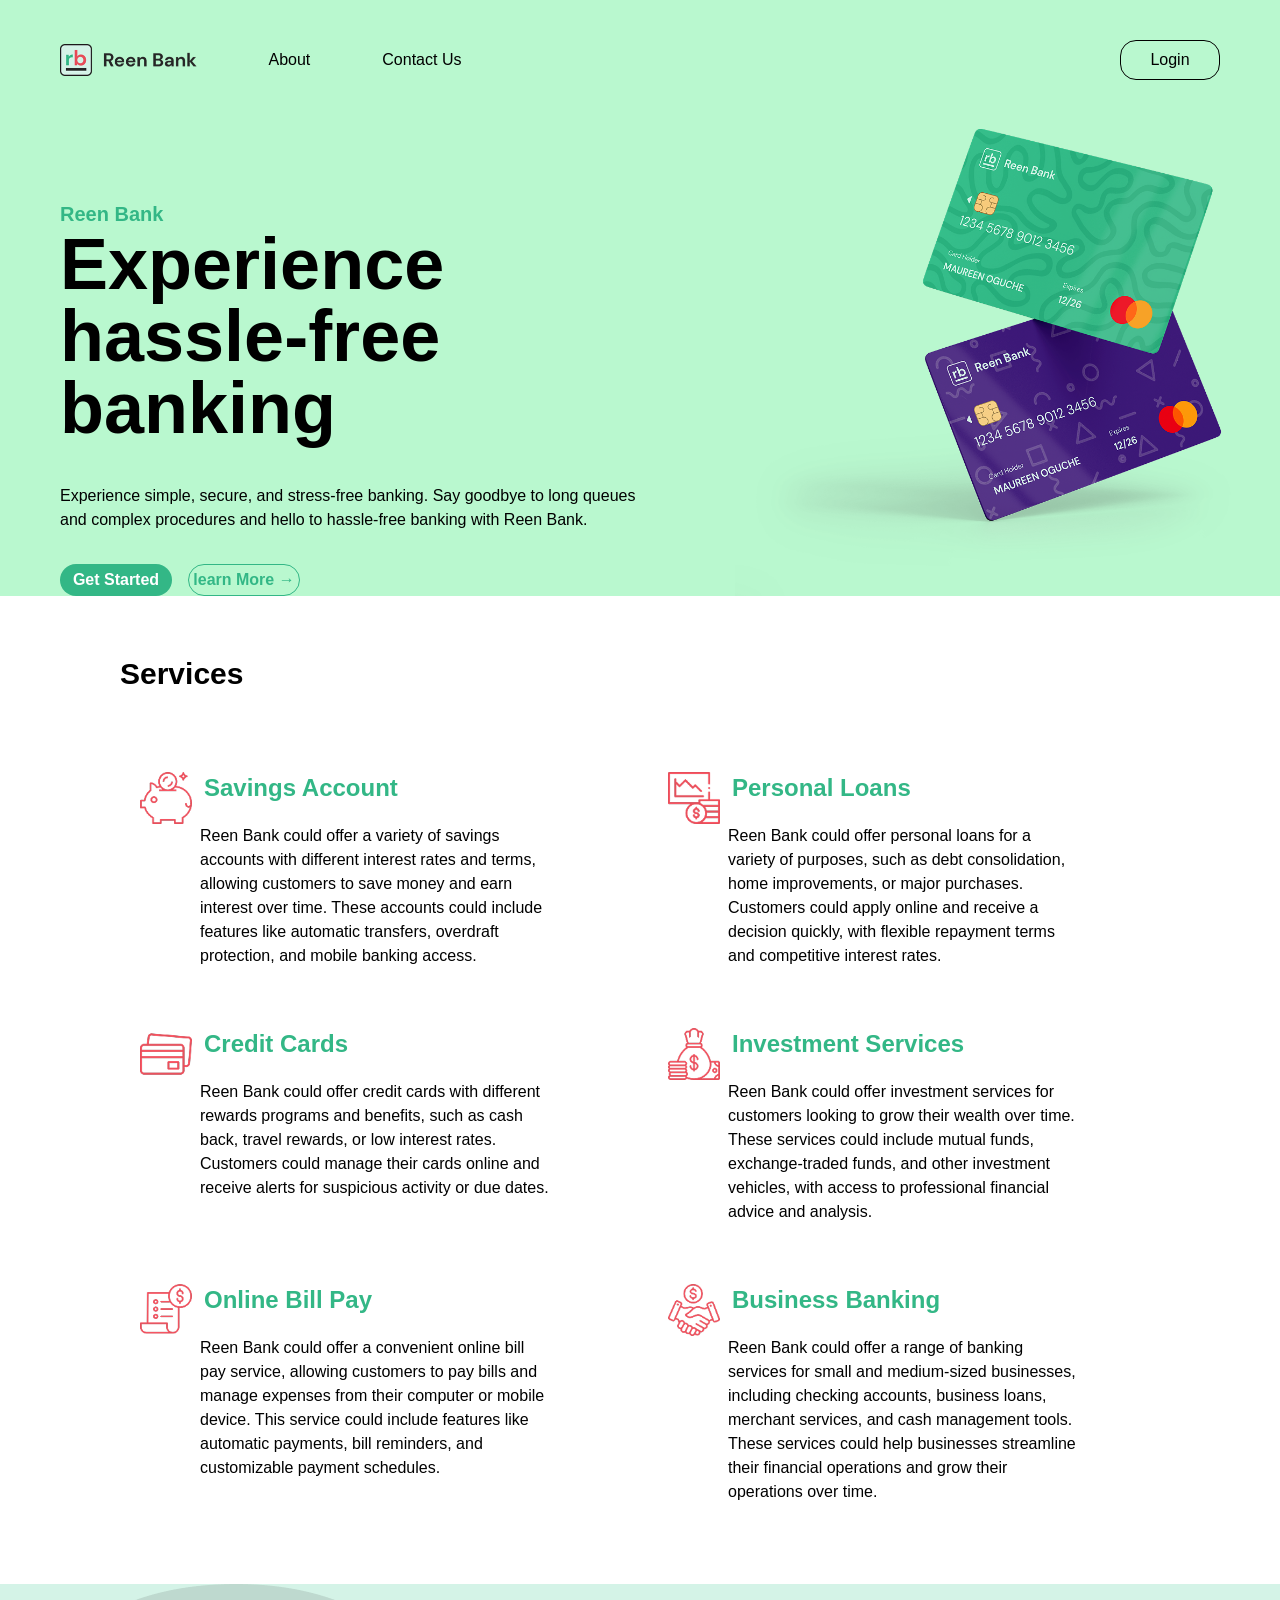
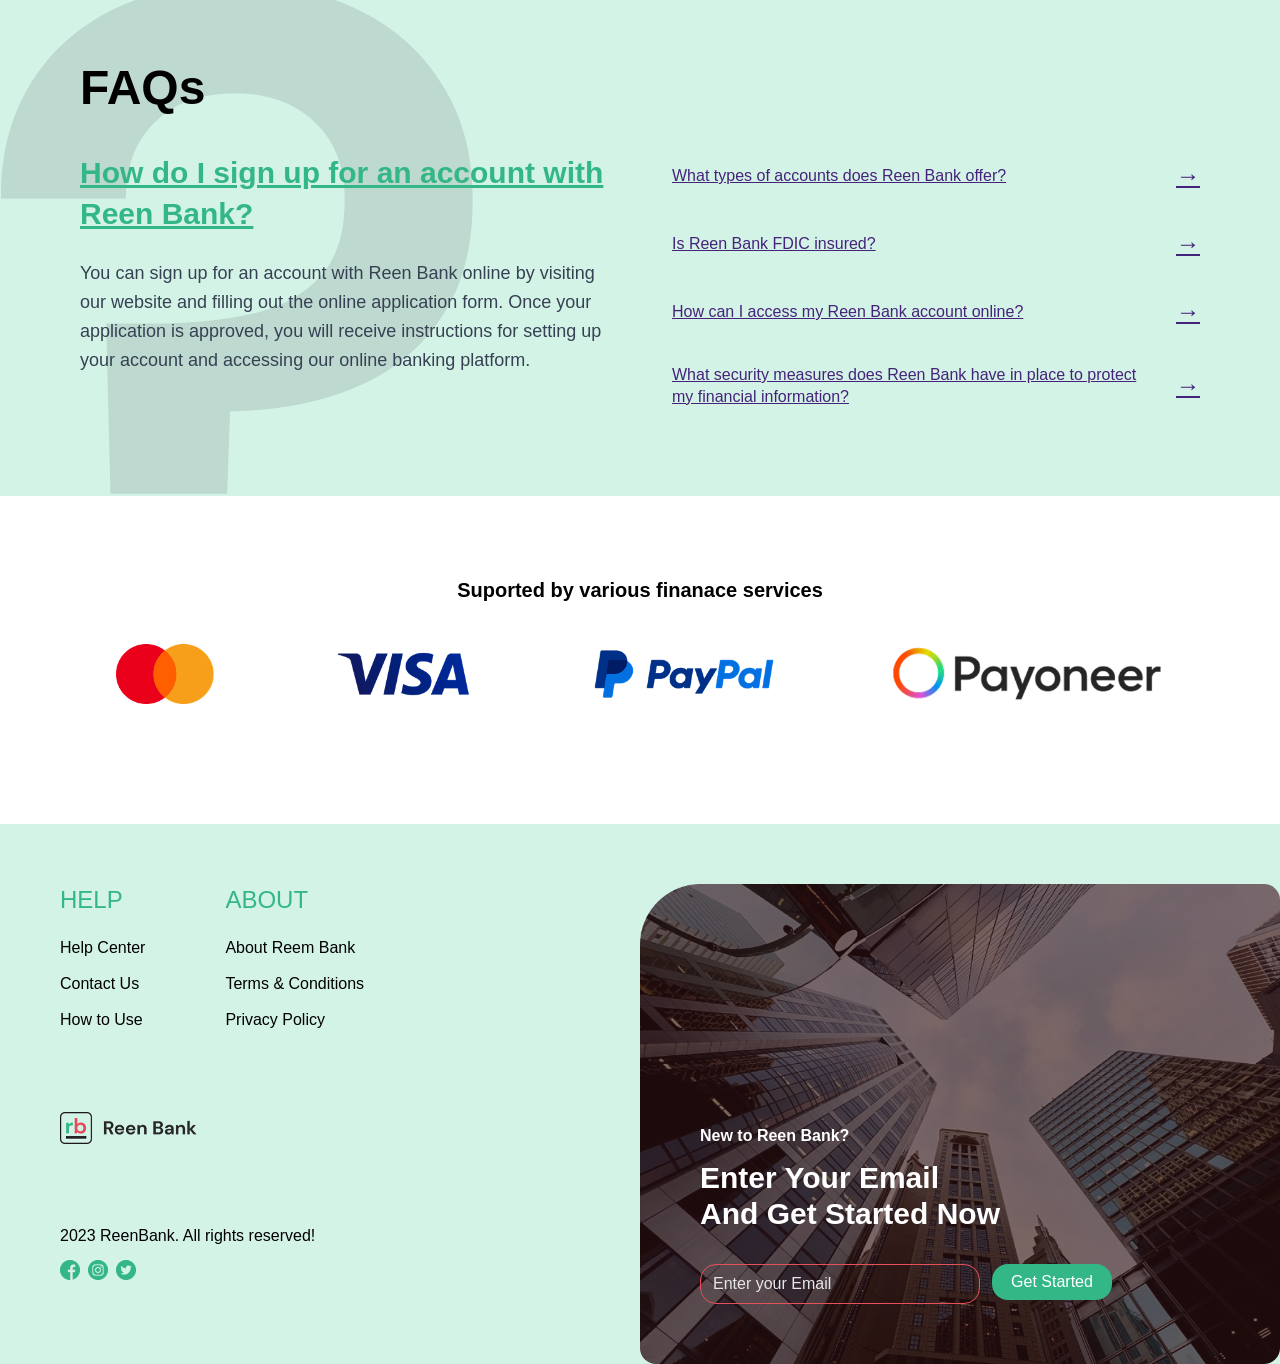
<file: src/index.html>
<!doctype html>
<html>
  <head>
    <meta charset="UTF-8" />
    <meta name="viewport" content="width=device-width, initial-scale=1.0" />
    <link href="./output.css" rel="stylesheet" />
    <title>Reen Bank</title>
    <link rel="icon" href="./asset/logo (4).png" />
  </head>
  <body>
    <!-- Hero Section -->
    <section class="bg-green-200 top-0 bottom-0">
      <!-- NAV BAR -->
      <nav
        class="pt-10 md:px-15 px-3 list-none flex md:gap-6 gap-3 md:justify-between"
      >
        <div class="flex md:gap-18 gap-5 sm:gap-3 items-center">
          <img src="./asset/logo (3).png" alt="" class="md:h-8 h-6 sm:" />
          <li><a href="#About">About</a></li>
          <li><a href="">Contact Us</a></li>
        </div>
        <a href="./log-in.html"
          ><button class="border rounded-2xl w-15 h-8 md:h-10 md:w-25">
            Login
          </button></a
        >
      </nav>
      <div class="flex flex-col md:flex md:flex-row gap-5 md:justify-between">
        <div class="md:px-15 px-3 mt-25 md:mt-30">
          <h1 class="text-xl font-bold text-[#33B786]">Reen Bank</h1>
          <h3 class="md:text-7xl text-4xl line-height:2 font-semibold">
            Experience hassle-free banking
          </h3>
          <p class="mt-10">
            Experience simple, secure, and stress-free banking. Say goodbye to
            long queues and complex procedures and hello to hassle-free banking
            with Reen Bank.
          </p>
          <div class="gap-4 md:mt-8 mt-0 flex">
            <a href="./reg.html"
              ><button
                class="rounded-2xl w-15 h-8 md:h-8 md:w-28 text-white font-semibold bg-[#33B786] hidden md:block"
              >
                Get Started
              </button></a
            >
            <a href="#learn-more"
              ><button
                class="rounded-2xl border border-[#33B786] text-[#33B786] font-semibold w-15 h-8 md:h-8 md:w-28 md:block hidden"
              >
                learn More →
              </button></a
            >
          </div>
        </div>
        <!-- ATM  CARD -->
        <div>
          <img
            src="./asset/Reen_Bank_Credit_Card_Mockup_v01 1.png"
            alt=""
            class="h-full"
          />
        </div>
        <div class="gap-4 mt-8 mb-10 flex md:hidden px-3">
          <a href="./reg.html"
            ><button
              class="rounded-2xl h-8 w-28 text-white font-semibold bg-[#33B786]"
            >
              Get Started
            </button></a
          >
          <a href="#learn-more"
            ><button
              class="rounded-2xl border border-[#33B786] text-[#33B786] font-semibold h-8 w-28"
            >
              learn More →
            </button></a
          >
        </div>
      </div>
    </section>
    <!-- SERVICES -->
    <section id="About" class="md:px-20">
      <h1 class="text-3xl pt-15 font-bold p-10">Services</h1>
      <div class="flex flex-col md:flex md:flex-row gap-4 pt-5 md:px-10 px-5">
        <div class="md:w-2xl w-90 p-5">
          <div class="flex gap-3">
            <img src="./asset/savings 1.png" alt="" class="h-13" />
            <span class="text-[#33B786] text-2xl font-semibold"
              >Savings Account</span
            >
          </div>
          <p class="md:px-15">
            Reen Bank could offer a variety of savings accounts with different
            interest rates and terms, allowing customers to save money and earn
            interest over time. These accounts could include features like
            automatic transfers, overdraft protection, and mobile banking
            access.
          </p>
        </div>
        <!-- SERVICES 2 -->
        <div class="md:w-2xl w-90 p-5">
          <div class="flex gap-3">
            <img src="./asset/personal 1.png" alt="" class="h-13" />
            <span class="text-[#33B786] text-2xl font-semibold"
              >Personal Loans</span
            >
          </div>
          <p class="md:px-15">
            Reen Bank could offer personal loans for a variety of purposes, such
            as debt consolidation, home improvements, or major purchases.
            Customers could apply online and receive a decision quickly, with
            flexible repayment terms and competitive interest rates.
          </p>
        </div>
      </div>
      <div class="flex flex-col md:flex md:flex-row gap-4 pt-5 md:px-10 px-5">
        <!-- SERVICES 3 -->
        <div class="md:w-2xl w-90 p-5">
          <div class="flex gap-3">
            <img src="./asset/credit-card 1.png" alt="" class="h-13" />
            <span class="text-[#33B786] text-2xl font-semibold"
              >Credit Cards</span
            >
          </div>
          <p class="md:px-15">
            Reen Bank could offer credit cards with different rewards programs
            and benefits, such as cash back, travel rewards, or low interest
            rates. Customers could manage their cards online and receive alerts
            for suspicious activity or due dates.
          </p>
        </div>
        <!-- SERVICES 4 -->
        <div class="md:w-2xl w-90 p-5">
          <div class="flex gap-3">
            <img src="./asset/money 1.png" alt="" class="h-13" />
            <span class="text-[#33B786] text-2xl font-semibold"
              >Investment Services</span
            >
          </div>
          <p class="md:px-15">
            Reen Bank could offer investment services for customers looking to
            grow their wealth over time. These services could include mutual
            funds, exchange-traded funds, and other investment vehicles, with
            access to professional financial advice and analysis.
          </p>
        </div>
      </div>
      <div class="flex flex-col md:flew md:flex-row gap-4 pt-5 md:px-10 px-5">
        <!-- SERVICES 5 -->
        <div class="md:w-2xl w-90 p-5">
          <div class="flex gap-3">
            <img src="./asset/bill 1.png" alt="" class="h-13" />
            <span class="text-[#33B786] text-2xl font-semibold"
              >Online Bill Pay</span
            >
          </div>
          <p class="md:px-15">
            Reen Bank could offer a convenient online bill pay service, allowing
            customers to pay bills and manage expenses from their computer or
            mobile device. This service could include features like automatic
            payments, bill reminders, and customizable payment schedules.
          </p>
        </div>
        <!-- SERVICES 6 -->
        <div class="md:w-2xl w-90 p-5">
          <div class="flex gap-3">
            <img src="./asset/deal 1.png" alt="" class="h-13" />
            <span class="text-[#33B786] text-2xl font-semibold"
              >Business Banking</span
            >
          </div>
          <p class="md:px-15">
            Reen Bank could offer a range of banking services for small and
            medium-sized businesses, including checking accounts, business
            loans, merchant services, and cash management tools. These services
            could help businesses streamline their financial operations and grow
            their operations over time.
          </p>
        </div>
      </div>
    </section>
    <!-- FAQs Section -->

    <section
      id="learn-more"
      bg
      class="bg-[#D4F3E7] bg-[url('./asset/_.png')] bg-no-repeat z-50 mt-15 py-15 md:py-20 px-4 md:px-20 relative overflow-hidden"
    >
      <h1 class="md:text-5xl text-3xl font-semibold mb-10">FAQs</h1>

      <div
        class="flex flex-col md:flex-row items-start justify-between gap-10 md:gap-16 z-10 relative"
      >
        <!-- LEFT SIDE: ACTIVE QUESTION & ANSWER DISPLAY -->
        <div class="w-full md:w-1/2">
          <h2
            id="faqDisplayTitle"
            class="text-2xl md:text-3xl font-semibold text-[#33B786] underline mb-6 leading-snug"
          >
            How do I sign up for an account with Reen Bank?
          </h2>
          <p
            id="faqDisplayText"
            class="text-gray-700 text-base md:text-lg leading-relaxed"
          >
            You can sign up for an account with Reen Bank online by visiting our
            website and filling out the online application form. Once your
            application is approved, you will receive instructions for setting
            up your account and accessing our online banking platform.
          </p>
        </div>

        <!-- RIGHT SIDE: LIST OF INACTIVE QUESTIONS -->
        <div id="faqList" class="w-full md:w-1/2 flex flex-col gap-5">
          <!-- Items generated dynamically via JavaScript -->
        </div>
      </div>
    </section>

    <!-- FINANCE SECTION -->
    <section class="md:mt-20 mt-15 mb-15">
      <h1 class="text-center font-black text-xl">
        Suported by various finanace services
      </h1>
      <div
        class="flex justify-evenly justify-center items-center md:mt-10 mt-8"
      >
        <img
          src="./asset/Mastercard_2019_logo 2.png"
          alt=""
          class="md:h-15 h-7"
        />
        <img src="./asset/visa.png" alt="" class="md:h-15 h-7" />
        <img src="./asset/PayPal-Logo 1.png" alt="" class="md:h-15 h-7" />
        <img src="./asset/Payoneer_logo 1.png" alt="" class="md:h-15 h-7" />
      </div>
    </section>

    <!-- FOOTER -->
    <footer
      class="md:mt-30 bg-[#D4F3E7] md:pt-15 pt-19 gap-10 flex flex-col md:flex-row md:flex justify-between"
    >
      <div>
        <div class="flex md:gap-20 md:px-15 px-8 gap-13">
          <div>
            <h3 class="text-[#33B786] text-2xl font-light md:mb-5">HELP</h3>
            <a href="" class="block mb-3">Help Center</a>
            <a href="" class="block mb-3">Contact Us</a>
            <a href="" class="block">How to Use</a>
          </div>
          <div>
            <h3 class="text-[#33B786] text-2xl font-light md:mb-5">ABOUT</h3>
            <a href="" class="block mb-3">About Reem Bank</a>
            <a href="" class="block mb-3">Terms & Conditions</a>
            <a href="" class="block">Privacy Policy</a>
          </div>
        </div>
        <div>
          <img
            src="./asset/logo (3).png"
            alt=""
            class="h-8 mt-20 md:px-15 px-10"
          />
        </div>
        <div class="md:mt-20 md:px-15 px-10 mt-5">
          <p>2023 ReenBank. All rights reserved!</p>
          <div class="flex mt-3 gap-2">
            <img src="./asset/facebook 1.png" alt="" class="h-5" />
            <img src="./asset/instagram 1.png" alt="" class="h-5" />
            <img src="./asset/twitter 1.png" alt="" class="h-5" />
          </div>
        </div>
      </div>

      <div
        class="md:w-[50%] w-[35] bg-cover pt-30 pb-10 md:pt-60 md:pb-15 h-full bg-[url('./asset/Rectangle159.png')] rounded-2xl -tl"
      >
        <h3 class="text-white font-semibold md:px-15 px-10 md:mb-3">
          New to Reen Bank?
        </h3>
        <h2
          class="text-white text-3xl md:text-3xl font-bold md:px-15 px-10 mb-8 md:mb-8"
        >
          Enter Your Email <br />
          And Get Started Now
        </h2>
        <div class="md:px-15 px-5 flex gap-3">
          <input
            type="text"
            placeholder="Enter your Email"
            class="border border-[#E74F5B] text-gray-200 rounded-2xl -b-xl rounded-2xl -t-xl w-50 h-10 md:w-70 md:h-10 px-3 bg-transparent"
          />
          <a href="./reg.html"
            ><button class="w-30 h-9 rounded-2xl text-white bg-[#33B786]">
              Get Started
            </button></a
          >
        </div>
      </div>
    </footer>
    <script src="script.js"></script>
  </body>
</html>
</file>
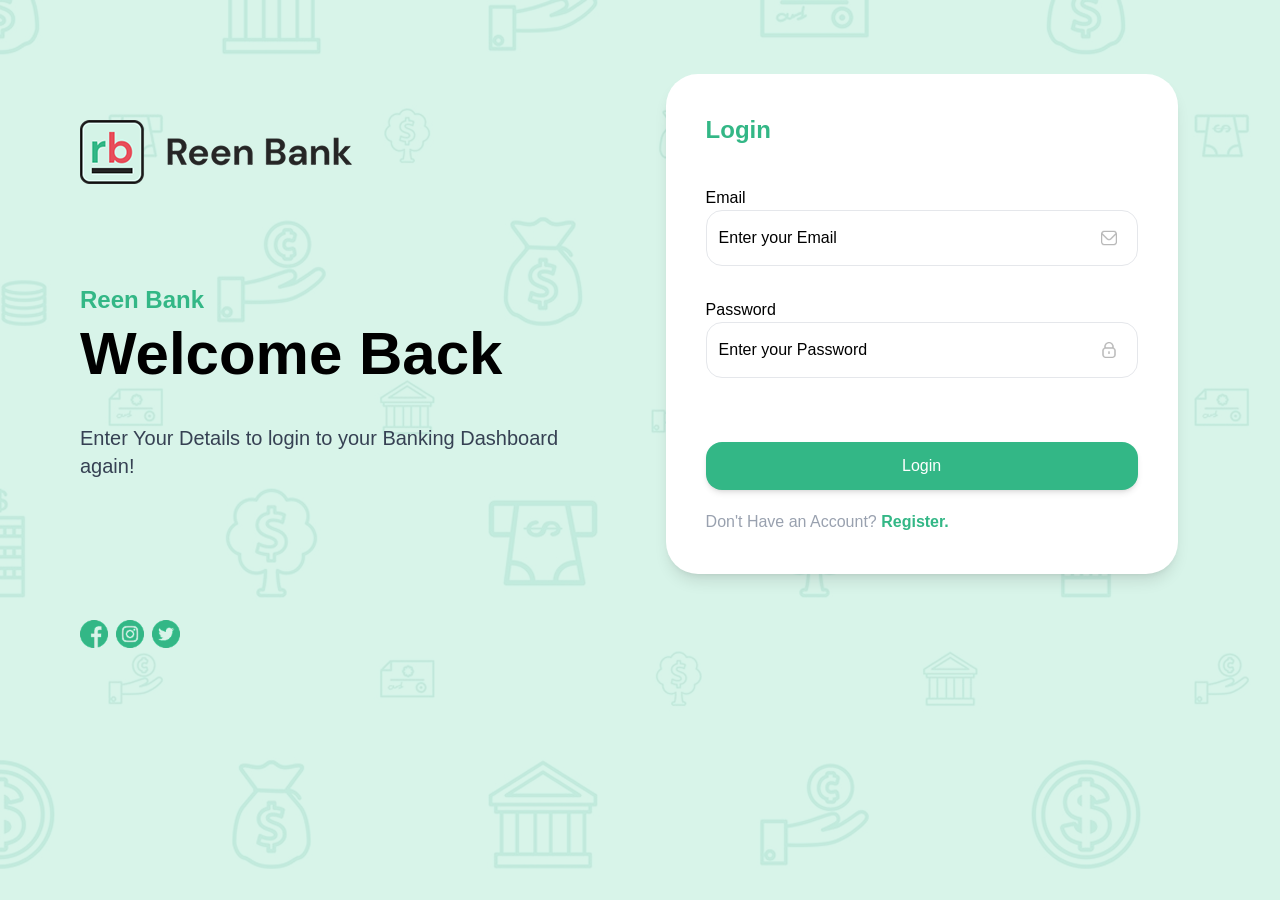
<file: src/log-in.html>
<!doctype html>
<html>
  <head>
    <meta charset="UTF-8" />
    <meta name="viewport" content="width=device-width, initial-scale=1.0" />
    <link href="./output.css" rel="stylesheet" />
    <title>Reen Bank log-in</title>
    <link rel="icon" href="./asset/logo (4).png" />
  </head>
  <body>
    <section class="bg-[#D4F3E7] bg-[url('./asset/register.png')] min-h-screen">
      <div class="md:flex md:flex-row flex flex-col items-center">
        <div class="md:px-20 px-3 mt-20 md:mt-30 md:w-[52%]">
          <img src="./asset/logo (3).png" alt="" class="mb-25" />
          <h2 class="text-2xl font-bold text-[#33B786] mb-2">Reen Bank</h2>
          <h3 class="text-6xl line-height:2 font-semibold">Welcome Back</h3>
          <p class="mt-10 text-gray-700 text-xl">
            Enter Your Details to login to your Banking Dashboard again!
          </p>
          <div class="flex mt-6 md:mt-35 mb-10 gap-2">
            <img src="./asset/facebook 1.png" alt="" class="h-7" />
            <img src="./asset/instagram 1.png" alt="" class="h-7" />
            <img src="./asset/twitter 1.png" alt="" class="h-7" />
          </div>
        </div>

        <!-- Login Form -->
        <form
          id="loginForm"
          class="bg-[#FFFFFF] md:p-10 p-12 md:w-[40%] rounded-4xl mb-10 shadow-lg"
        >
          <h1 class="text-2xl font-semibold mb-10 text-[#33B786]">Login</h1>

          <span>Email</span>
          <div
            class="w-full h-14 flex justify-between items-center border border-gray-200 px-3 rounded-2xl mb-8 bg-white"
          >
            <input
              id="loginEmail"
              type="email"
              required
              class="outline-none w-full"
              placeholder="Enter your Email"
            />
            <img src="./asset/fi-rr-envelope.png" alt="" class="h-4 pr-2" />
          </div>

          <span>Password</span>
          <div
            class="w-full h-14 flex justify-between items-center border-gray-200 border px-3 rounded-2xl mb-8 bg-white"
          >
            <input
              id="loginPassword"
              type="password"
              required
              class="outline-none w-full"
              placeholder="Enter your Password"
            />
            <img src="./asset/fi-rr-lock.png" alt="" class="h-4 pr-2" />
          </div>

          <button
            type="submit"
            class="w-full h-12 text-white font-medium hover:bg-green-500 bg-[#33B786] mt-8 rounded-2xl transition shadow-md"
          >
            Login
          </button>

          <h1 class="mt-5 text-gray-400">
            Don't Have an Account?
            <a href="./reg.html" class="text-[#33B786] font-semibold">
              Register.</a
            >
          </h1>
        </form>

        <!-- Success Popup Modal -->
        <div
          id="successModal"
          class="hidden fixed inset-0 bg-black/40 backdrop-blur-xs flex items-center justify-center z-50 p-4"
        >
          <div
            class="bg-white md:p-12 p-6 md:w-[42%] w-full rounded-4xl shadow-2xl flex flex-col items-center text-center relative"
          >
            <div
              class="w-20 h-20 bg-[#E6F7F0] text-[#33B786] mt-6 rounded-full flex items-center justify-center mb-6 text-2xl font-bold"
            >
              ✓
            </div>
            <h2 class="text-xl md:text-2xl font-semibold text-gray-800 mb-8">
              Your account has been logged in Successfully!
            </h2>

            <a href="./dashboard.html">
              <button
                id="goToDashboardBtn"
                class="md:w-96 w-72 h-14 text-white font-medium hover:bg-green-600 bg-[#33B786] rounded-2xl transition text-lg shadow-md"
              >
                Go to Dashboard
              </button>
            </a>
          </div>
        </div>

        <!-- Error / Incorrect Input Popup Modal -->
        <div
          id="errorModal"
          class="hidden fixed inset-0 bg-black/40 backdrop-blur-xs flex items-center justify-center z-50 p-4"
        >
          <div
            class="bg-white md:p-12 p-6 md:w-[42%] w-full rounded-4xl shadow-2xl flex flex-col items-center text-center relative"
          >
            <div
              class="w-20 h-20 bg-red-100 text-[#E74F5B] mt-6 rounded-full flex items-center justify-center mb-6 text-2xl font-bold"
            >
              ✕
            </div>
            <h2
              id="errorMessage"
              class="text-xl md:text-2xl font-semibold text-gray-800 mb-8"
            >
              Invalid Email or Password!
            </h2>

            <button
              id="closeErrorModalBtn"
              class="md:w-96 w-72 h-14 text-white font-medium hover:bg-red-600 bg-[#E74F5B] rounded-2xl transition text-lg shadow-md"
            >
              Try Again
            </button>
          </div>
        </div>
      </div>
    </section>
    <script src="./log-in.js"></script>
  </body>
</html>
</file>
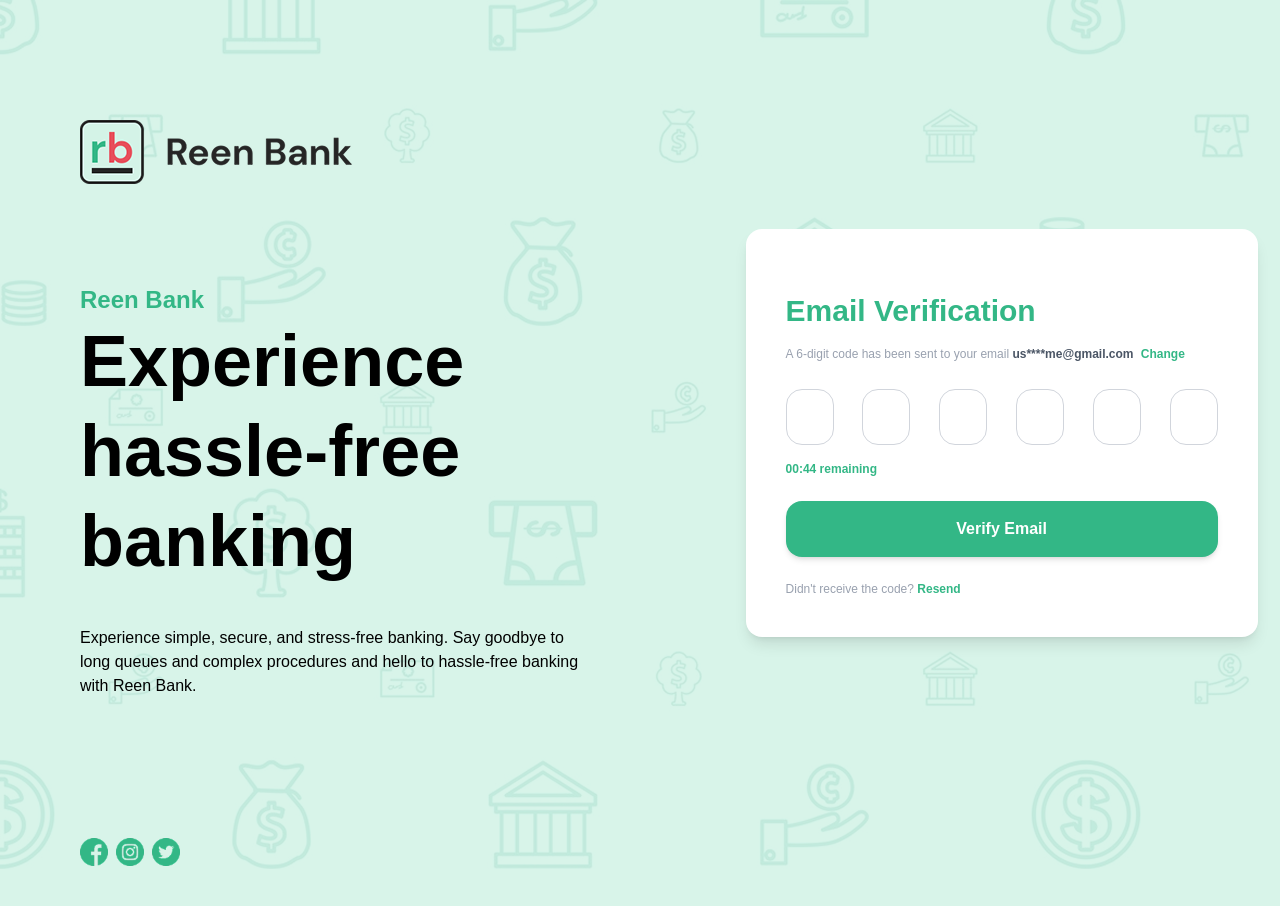
<file: src/otp.html>
<!doctype html>
<html lang="en">
  <head>
    <meta charset="UTF-8" />
    <meta name="viewport" content="width=device-width, initial-scale=1.0" />
    <link href="./output.css" rel="stylesheet" />
    <title>Reen Bank - OTP Verification</title>
    <link rel="icon" href="./asset/logo (4).png" />
  </head>
  <body>
    <section
      class="bg-[url('./asset/register.png')] top-0 bottom-0 bg-[#D4F3E7] min-h-screen"
    >
      <div class="md:flex md:flex-row flex flex-col md:gap-20 items-center">
        <!-- LEFT SIDE BRANDING -->
        <div class="md:px-20 px-3 mt-20 md:mt-30 md:w-[52%]">
          <img src="./asset/logo (3).png" alt="Reen Bank" class="mb-25" />
          <h1 class="text-2xl font-bold text-[#33B786]">Reen Bank</h1>
          <h3 class="md:text-7xl text-4xl leading-tight font-semibold">
            Experience hassle-free banking
          </h3>
          <p class="mt-10">
            Experience simple, secure, and stress-free banking. Say goodbye to
            long queues and complex procedures and hello to hassle-free banking
            with Reen Bank.
          </p>
          <div class="flex mt-3 md:mt-35 mb-10 gap-2">
            <img
              src="./asset/facebook 1.png"
              alt="Facebook"
              class="md:h-7 h-5"
            />
            <img
              src="./asset/instagram 1.png"
              alt="Instagram"
              class="md:h-7 h-5"
            />
            <img src="./asset/twitter 1.png" alt="Twitter" class="md:h-7 h-5" />
          </div>
        </div>

        <!-- OTP VERIFICATION FORM CARD -->
        <form
          id="otpForm"
          class="bg-[#FFFFFF] md:p-10 p-6 md:w-[40%] rounded-2xl -4xl mb-10 shadow-lg"
        >
          <h2 class="text-[#33B786] text-3xl font-bold mt-6 mb-4">
            Email Verification
          </h2>

          <p class="text-xs text-gray-400 mb-6 leading-relaxed">
            A 6-digit code has been sent to your email
            <span id="displayEmail" class="font-bold text-gray-600"
              >us****me@gmail.com</span
            >
            <a
              href="./reg.html"
              class="text-[#33B786] font-bold ml-1 hover:underline"
              >Change</a
            >
          </p>

          <!-- 6 OTP INPUT BOXES -->
          <div class="flex justify-between mb-4 gap-2">
            <input
              type="text"
              maxlength="1"
              class="otp-box w-12 h-14 border border-gray-300 rounded-2xl -2xl text-center text-xl font-bold outline-none focus:border-[#33B786] transition"
              required
            />
            <input
              type="text"
              maxlength="1"
              class="otp-box w-12 h-14 border border-gray-300 rounded-2xl -2xl text-center text-xl font-bold outline-none focus:border-[#33B786] transition"
              required
            />
            <input
              type="text"
              maxlength="1"
              class="otp-box w-12 h-14 border border-gray-300 rounded-2xl -2xl text-center text-xl font-bold outline-none focus:border-[#33B786] transition"
              required
            />
            <input
              type="text"
              maxlength="1"
              class="otp-box w-12 h-14 border border-gray-300 rounded-2xl -2xl text-center text-xl font-bold outline-none focus:border-[#33B786] transition"
              required
            />
            <input
              type="text"
              maxlength="1"
              class="otp-box w-12 h-14 border border-gray-300 rounded-2xl -2xl text-center text-xl font-bold outline-none focus:border-[#33B786] transition"
              required
            />
            <input
              type="text"
              maxlength="1"
              class="otp-box w-12 h-14 border border-gray-300 rounded-2xl -2xl text-center text-xl font-bold outline-none focus:border-[#33B786] transition"
              required
            />
          </div>

          <!-- COUNTDOWN TIMER -->
          <p id="timerText" class="text-[#33B786] text-xs font-semibold mb-6">
            00:45 remaining
          </p>

          <!-- VERIFY BUTTON -->
          <button
            type="submit"
            class="w-full h-14 text-white font-bold bg-[#33B786] hover:bg-[#2ca276] rounded-2xl -2xl transition duration-300 text-base shadow-md cursor-pointer mb-6"
          >
            Verify Email
          </button>

          <!-- RESEND CODE LINK -->
          <p class="text-xs text-gray-400">
            Didn't receive the code?
            <button
              type="button"
              id="resendBtn"
              class="text-[#33B786] font-bold hover:underline cursor-pointer bg-transparent border-0"
            >
              Resend
            </button>
          </p>
        </form>

        <!-- SUCCESS POPUP MODAL -->
        <div
          id="successModal"
          class="hidden fixed inset-0 bg-black/40 backdrop-blur-xs flex items-center justify-center z-50 p-4"
        >
          <div
            class="bg-white md:p-12 p-6 md:w-[42%] w-full rounded-2xl -4xl shadow-2xl flex flex-col items-center text-center relative"
          >
            <div
              class="w-16 h-16 bg-[#E6F7F0] text-[#33B786] rounded-2xl -full mt-6 flex items-center justify-center mb-6 text-3xl font-bold"
            >
              ✓
            </div>
            <h2
              class="text-xl md:text-2xl font-semibold text-gray-800 mb-8 mt-2"
            >
              Your account has been created Successfully!
            </h2>

            <button
              id="goToDashboardBtn"
              type="button"
              class="md:w-96 w-72 h-14 text-white font-semibold hover:bg-[#2ca276] bg-[#33B786] rounded-2xl -2xl transition duration-300 text-xl shadow-md cursor-pointer"
            >
              Go to Dashboard
            </button>
          </div>
        </div>
      </div>
    </section>

    <script src="otp.js"></script>
  </body>
</html>
</file>
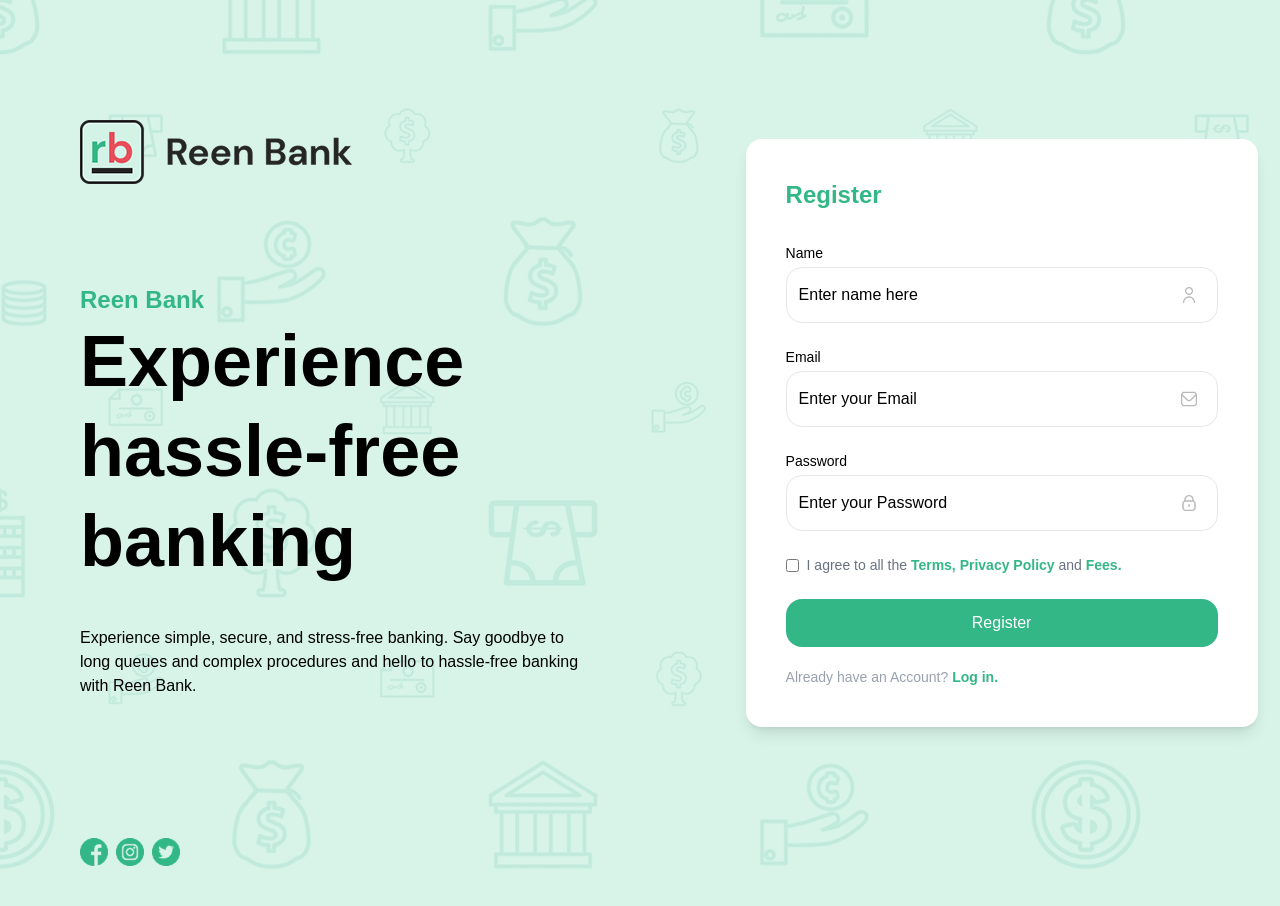
<file: src/reg.html>
<!doctype html>
<html lang="en">
  <head>
    <meta charset="UTF-8" />
    <meta name="viewport" content="width=device-width, initial-scale=1.0" />
    <link href="./output.css" rel="stylesheet" />
    <title>Reen Bank - Register...</title>
    <link rel="icon" href="./asset/logo (4).png" />
  </head>
  <body>
    <section
      class="bg-[url('./asset/register.png')] bg-[#D4F3E7] top-0 bottom-0 min-h-screen"
    >
      <div class="md:flex md:flex-row flex flex-col md:gap-20 items-center">
        <!-- LEFT SIDE BRANDING -->
        <div class="md:px-20 px-3 mt-20 md:mt-30 md:w-[52%]">
          <img src="./asset/logo (3).png" alt="Reen Bank" class="mb-25" />
          <h1 class="text-2xl font-bold text-[#33B786]">Reen Bank</h1>
          <h3 class="md:text-7xl text-4xl leading-tight font-semibold">
            Experience hassle-free banking
          </h3>
          <p class="mt-10">
            Experience simple, secure, and stress-free banking. Say goodbye to
            long queues and complex procedures and hello to hassle-free banking
            with Reen Bank.
          </p>
          <div class="flex mt-3 md:mt-35 mb-10 gap-2">
            <img
              src="./asset/facebook 1.png"
              alt="Facebook"
              class="md:h-7 h-5"
            />
            <img
              src="./asset/instagram 1.png"
              alt="Instagram"
              class="md:h-7 h-5"
            />
            <img src="./asset/twitter 1.png" alt="Twitter" class="md:h-7 h-5" />
          </div>
        </div>

        <!-- REGISTRATION FORM -->
        <form
          id="registerForm"
          class="bg-[#FFFFFF] md:p-10 p-5 md:w-[40%] rounded-2xl -4xl mb-10 shadow-lg"
        >
          <h1 class="text-2xl font-semibold mb-8 text-[#33B786]">Register</h1>

          <!-- Name -->
          <span class="block text-sm font-medium mb-1">Name</span>
          <div
            class="w-full h-14 flex justify-between items-center border border-gray-200 px-3 rounded-2xl -2xl mb-6 bg-white"
          >
            <input
              id="regName"
              type="text"
              required
              class="outline-none w-full"
              placeholder="Enter name here"
            />
            <img src="./asset/fi-rr-user.png" alt="" class="h-4 pr-2" />
          </div>

          <!-- Email -->
          <span class="block text-sm font-medium mb-1">Email</span>
          <div
            class="w-full h-14 flex justify-between items-center border border-gray-200 px-3 rounded-2xl -2xl mb-6 bg-white"
          >
            <input
              id="regEmail"
              type="email"
              required
              class="outline-none w-full"
              placeholder="Enter your Email"
            />
            <img src="./asset/fi-rr-envelope.png" alt="" class="h-4 pr-2" />
          </div>

          <!-- Password -->
          <span class="block text-sm font-medium mb-1">Password</span>
          <div
            class="w-full h-14 flex justify-between items-center border border-gray-200 px-3 rounded-2xl -2xl mb-6 bg-white"
          >
            <input
              id="regPassword"
              type="password"
              required
              class="outline-none w-full"
              placeholder="Enter your Password"
            />
            <img src="./asset/fi-rr-lock.png" alt="" class="h-4 pr-2" />
          </div>

          <!-- Terms Checkbox -->
          <div class="flex items-center gap-2 mb-6 text-sm text-gray-500">
            <input
              type="checkbox"
              id="terms"
              required
              class="rounded-2xl  border-gray-300 cursor-pointer"
            />
            <label for="terms"
              >I agree to all the
              <a href="#" class="text-[#33B786] font-semibold"
                >Terms, Privacy Policy</a
              >
              and
              <a href="#" class="text-[#33B786] font-semibold">Fees.</a></label
            >
          </div>

          <button
            type="submit"
            class="w-full h-12 text-white font-medium hover:bg-[#2ca276] bg-[#33B786] rounded-2xl -2xl transition cursor-pointer"
          >
            Register
          </button>

          <h1 class="mt-5 text-gray-400 text-sm">
            Already have an Account?
            <a href="./log-in.html" class="text-[#33B786] font-semibold"
              >Log in.</a
            >
          </h1>
        </form>
      </div>
    </section>
    <script src="reg.js"></script>
  </body>
</html>
</file>
<file: src/output.css>
/*! tailwindcss v4.3.3 | MIT License | https://tailwindcss.com */
@layer properties;
@layer theme, base, components, utilities;
@layer theme {
  :root, :host {
    --font-sans: -apple-system, BlinkMacSystemFont, "Segoe UI", Roboto, "Helvetica Neue",
      "Noto Sans", Arial, sans-serif, "Apple Color Emoji", "Segoe UI Emoji",
      "Segoe UI Symbol", "Noto Color Emoji";
    --font-mono: ui-monospace, SFMono-Regular, Menlo, Monaco, Consolas, "Liberation Mono",
      "Courier New", monospace;
    --color-red-50: oklch(97.1% 0.013 17.38);
    --color-red-100: oklch(93.6% 0.032 17.717);
    --color-red-500: oklch(63.7% 0.237 25.331);
    --color-red-600: oklch(57.7% 0.245 27.325);
    --color-green-200: oklch(92.5% 0.084 155.995);
    --color-green-400: oklch(79.2% 0.209 151.711);
    --color-green-500: oklch(72.3% 0.219 149.579);
    --color-green-600: oklch(62.7% 0.194 149.214);
    --color-emerald-50: oklch(97.9% 0.021 166.113);
    --color-emerald-200: oklch(90.5% 0.093 164.15);
    --color-emerald-500: oklch(69.6% 0.17 162.48);
    --color-purple-50: oklch(97.7% 0.014 308.299);
    --color-purple-100: oklch(94.6% 0.033 307.174);
    --color-purple-600: oklch(55.8% 0.288 302.321);
    --color-gray-50: oklch(98.5% 0.002 247.839);
    --color-gray-100: oklch(96.7% 0.003 264.542);
    --color-gray-200: oklch(92.8% 0.006 264.531);
    --color-gray-300: oklch(87.2% 0.01 258.338);
    --color-gray-400: oklch(70.7% 0.022 261.325);
    --color-gray-500: oklch(55.1% 0.027 264.364);
    --color-gray-600: oklch(44.6% 0.03 256.802);
    --color-gray-700: oklch(37.3% 0.034 259.733);
    --color-gray-800: oklch(27.8% 0.033 256.848);
    --color-gray-900: oklch(21% 0.034 264.665);
    --color-black: #000;
    --color-white: #fff;
    --spacing: 0.25rem;
    --container-sm: 24rem;
    --container-md: 28rem;
    --container-2xl: 42rem;
    --text-xs: 0.75rem;
    --text-xs--line-height: calc(1 / 0.75);
    --text-sm: 0.875rem;
    --text-sm--line-height: calc(1.25 / 0.875);
    --text-base: 1rem;
    --text-base--line-height: calc(1.5 / 1);
    --text-lg: 1.125rem;
    --text-lg--line-height: calc(1.75 / 1.125);
    --text-xl: 1.25rem;
    --text-xl--line-height: calc(1.75 / 1.25);
    --text-2xl: 1.5rem;
    --text-2xl--line-height: calc(2 / 1.5);
    --text-3xl: 1.875rem;
    --text-3xl--line-height: calc(2.25 / 1.875);
    --text-4xl: 2.25rem;
    --text-4xl--line-height: calc(2.5 / 2.25);
    --text-5xl: 3rem;
    --text-5xl--line-height: 1;
    --text-6xl: 3.75rem;
    --text-6xl--line-height: 1;
    --text-7xl: 4.5rem;
    --text-7xl--line-height: 1;
    --font-weight-light: 300;
    --font-weight-medium: 500;
    --font-weight-semibold: 600;
    --font-weight-bold: 700;
    --font-weight-extrabold: 800;
    --font-weight-black: 900;
    --tracking-tight: -0.025em;
    --tracking-wide: 0.025em;
    --leading-tight: 1.25;
    --leading-snug: 1.375;
    --leading-relaxed: 1.625;
    --radius-lg: 0.5rem;
    --radius-xl: 0.75rem;
    --radius-2xl: 1rem;
    --radius-3xl: 1.5rem;
    --radius-4xl: 2rem;
    --blur-xs: 4px;
    --blur-sm: 8px;
    --default-transition-duration: 150ms;
    --default-transition-timing-function: cubic-bezier(0.4, 0, 0.2, 1);
    --default-font-family: var(--font-sans);
    --default-mono-font-family: var(--font-mono);
  }
}
@layer base {
  *, ::after, ::before, ::backdrop, ::file-selector-button {
    box-sizing: border-box;
    margin: 0;
    padding: 0;
    border: 0 solid;
  }
  html, :host {
    line-height: 1.5;
    -webkit-text-size-adjust: 100%;
    tab-size: 4;
    font-family: var(--default-font-family, -apple-system, BlinkMacSystemFont, "Segoe UI", Roboto, "Helvetica Neue", "Noto Sans", Arial, sans-serif, "Apple Color Emoji", "Segoe UI Emoji", "Segoe UI Symbol", "Noto Color Emoji");
    font-feature-settings: var(--default-font-feature-settings, normal);
    font-variation-settings: var(--default-font-variation-settings, normal);
    -webkit-tap-highlight-color: transparent;
  }
  hr {
    height: 0;
    color: inherit;
    border-top-width: 1px;
  }
  abbr:where([title]) {
    -webkit-text-decoration: underline dotted;
    text-decoration: underline dotted;
  }
  h1, h2, h3, h4, h5, h6 {
    font-size: inherit;
    font-weight: inherit;
  }
  a {
    color: inherit;
    -webkit-text-decoration: inherit;
    text-decoration: inherit;
  }
  b, strong {
    font-weight: bolder;
  }
  code, kbd, samp, pre {
    font-family: var(--default-mono-font-family, ui-monospace, SFMono-Regular, Menlo, Monaco, Consolas, "Liberation Mono", "Courier New", monospace);
    font-feature-settings: var(--default-mono-font-feature-settings, normal);
    font-variation-settings: var(--default-mono-font-variation-settings, normal);
    font-size: 1em;
  }
  small {
    font-size: 80%;
  }
  sub, sup {
    font-size: 75%;
    line-height: 0;
    position: relative;
    vertical-align: baseline;
  }
  sub {
    bottom: -0.25em;
  }
  sup {
    top: -0.5em;
  }
  table {
    text-indent: 0;
    border-color: inherit;
    border-collapse: collapse;
  }
  :-moz-focusring:where(:not(iframe)) {
    outline: auto;
  }
  progress {
    vertical-align: baseline;
  }
  summary {
    display: list-item;
  }
  ol, ul, menu {
    list-style: none;
  }
  img, svg, video, canvas, audio, iframe, embed, object {
    display: block;
    vertical-align: middle;
  }
  img, video {
    max-width: 100%;
    height: auto;
  }
  button, input, select, optgroup, textarea, ::file-selector-button {
    font: inherit;
    font-feature-settings: inherit;
    font-variation-settings: inherit;
    letter-spacing: inherit;
    color: inherit;
    border-radius: 0;
    background-color: transparent;
    opacity: 1;
  }
  :where(select:is([multiple], [size])) optgroup {
    font-weight: bolder;
  }
  :where(select:is([multiple], [size])) optgroup option {
    padding-inline-start: 20px;
  }
  ::file-selector-button {
    margin-inline-end: 4px;
  }
  ::placeholder {
    opacity: 1;
  }
  @supports (not (-webkit-appearance: -apple-pay-button))  or (contain-intrinsic-size: 1px) {
    ::placeholder {
      color: currentcolor;
      @supports (color: color-mix(in lab, red, red)) {
        color: color-mix(in oklab, currentcolor 50%, transparent);
      }
    }
  }
  textarea {
    resize: vertical;
  }
  ::-webkit-search-decoration {
    -webkit-appearance: none;
  }
  ::-webkit-date-and-time-value {
    min-height: 1lh;
    text-align: inherit;
  }
  ::-webkit-datetime-edit {
    display: inline-flex;
  }
  ::-webkit-datetime-edit-fields-wrapper {
    padding: 0;
  }
  ::-webkit-datetime-edit, ::-webkit-datetime-edit-year-field, ::-webkit-datetime-edit-month-field, ::-webkit-datetime-edit-day-field, ::-webkit-datetime-edit-hour-field, ::-webkit-datetime-edit-minute-field, ::-webkit-datetime-edit-second-field, ::-webkit-datetime-edit-millisecond-field, ::-webkit-datetime-edit-meridiem-field {
    padding-block: 0;
  }
  ::-webkit-calendar-picker-indicator {
    line-height: 1;
  }
  :-moz-ui-invalid {
    box-shadow: none;
  }
  button, input:where([type="button"], [type="reset"], [type="submit"]), ::file-selector-button {
    appearance: button;
  }
  ::-webkit-inner-spin-button, ::-webkit-outer-spin-button {
    height: auto;
  }
  [hidden]:where(:not([hidden="until-found"])) {
    display: none !important;
  }
}
@layer utilities {
  .pointer-events-none {
    pointer-events: none;
  }
  .absolute {
    position: absolute;
  }
  .fixed {
    position: fixed;
  }
  .relative {
    position: relative;
  }
  .inset-0 {
    inset: 0px;
  }
  .inset-y-0 {
    inset-block: 0px;
  }
  .-top-1 {
    top: calc(var(--spacing) * -1);
  }
  .top-0 {
    top: 0px;
  }
  .top-1 {
    top: var(--spacing);
  }
  .top-5 {
    top: calc(var(--spacing) * 5);
  }
  .-right-1 {
    right: calc(var(--spacing) * -1);
  }
  .right-0 {
    right: 0px;
  }
  .right-1 {
    right: var(--spacing);
  }
  .right-5 {
    right: calc(var(--spacing) * 5);
  }
  .bottom-0 {
    bottom: 0px;
  }
  .left-0 {
    left: 0px;
  }
  .z-10 {
    z-index: 10;
  }
  .z-40 {
    z-index: 40;
  }
  .z-50 {
    z-index: 50;
  }
  .z-\[100\] {
    z-index: 100;
  }
  .col-span-1 {
    grid-column: span 1 / span 1;
  }
  .col-span-2 {
    grid-column: span 2 / span 2;
  }
  .col-span-3 {
    grid-column: span 3 / span 3;
  }
  .col-span-5 {
    grid-column: span 5 / span 5;
  }
  .container {
    width: 100%;
    @media (width >= 40rem) {
      max-width: 40rem;
    }
    @media (width >= 48rem) {
      max-width: 48rem;
    }
    @media (width >= 64rem) {
      max-width: 64rem;
    }
    @media (width >= 80rem) {
      max-width: 80rem;
    }
    @media (width >= 96rem) {
      max-width: 96rem;
    }
  }
  .mx-auto {
    margin-inline: auto;
  }
  .my-2 {
    margin-block: calc(var(--spacing) * 2);
  }
  .my-auto {
    margin-block: auto;
  }
  .mt-0 {
    margin-top: 0px;
  }
  .mt-1 {
    margin-top: var(--spacing);
  }
  .mt-2 {
    margin-top: calc(var(--spacing) * 2);
  }
  .mt-3 {
    margin-top: calc(var(--spacing) * 3);
  }
  .mt-5 {
    margin-top: calc(var(--spacing) * 5);
  }
  .mt-6 {
    margin-top: calc(var(--spacing) * 6);
  }
  .mt-7 {
    margin-top: calc(var(--spacing) * 7);
  }
  .mt-8 {
    margin-top: calc(var(--spacing) * 8);
  }
  .mt-10 {
    margin-top: calc(var(--spacing) * 10);
  }
  .mt-15 {
    margin-top: calc(var(--spacing) * 15);
  }
  .mt-20 {
    margin-top: calc(var(--spacing) * 20);
  }
  .mt-25 {
    margin-top: calc(var(--spacing) * 25);
  }
  .mt-auto {
    margin-top: auto;
  }
  .mr-5 {
    margin-right: calc(var(--spacing) * 5);
  }
  .mb-0\.5 {
    margin-bottom: calc(var(--spacing) * 0.5);
  }
  .mb-1 {
    margin-bottom: var(--spacing);
  }
  .mb-2 {
    margin-bottom: calc(var(--spacing) * 2);
  }
  .mb-3 {
    margin-bottom: calc(var(--spacing) * 3);
  }
  .mb-4 {
    margin-bottom: calc(var(--spacing) * 4);
  }
  .mb-5 {
    margin-bottom: calc(var(--spacing) * 5);
  }
  .mb-6 {
    margin-bottom: calc(var(--spacing) * 6);
  }
  .mb-8 {
    margin-bottom: calc(var(--spacing) * 8);
  }
  .mb-10 {
    margin-bottom: calc(var(--spacing) * 10);
  }
  .mb-12 {
    margin-bottom: calc(var(--spacing) * 12);
  }
  .mb-15 {
    margin-bottom: calc(var(--spacing) * 15);
  }
  .mb-25 {
    margin-bottom: calc(var(--spacing) * 25);
  }
  .ml-1 {
    margin-left: var(--spacing);
  }
  .block {
    display: block;
  }
  .flex {
    display: flex;
  }
  .grid {
    display: grid;
  }
  .hidden {
    display: none;
  }
  .inline-block {
    display: inline-block;
  }
  .h-2 {
    height: calc(var(--spacing) * 2);
  }
  .h-3 {
    height: calc(var(--spacing) * 3);
  }
  .h-4 {
    height: calc(var(--spacing) * 4);
  }
  .h-5 {
    height: calc(var(--spacing) * 5);
  }
  .h-6 {
    height: calc(var(--spacing) * 6);
  }
  .h-7 {
    height: calc(var(--spacing) * 7);
  }
  .h-8 {
    height: calc(var(--spacing) * 8);
  }
  .h-9 {
    height: calc(var(--spacing) * 9);
  }
  .h-10 {
    height: calc(var(--spacing) * 10);
  }
  .h-11 {
    height: calc(var(--spacing) * 11);
  }
  .h-12 {
    height: calc(var(--spacing) * 12);
  }
  .h-13 {
    height: calc(var(--spacing) * 13);
  }
  .h-14 {
    height: calc(var(--spacing) * 14);
  }
  .h-16 {
    height: calc(var(--spacing) * 16);
  }
  .h-20 {
    height: calc(var(--spacing) * 20);
  }
  .h-28 {
    height: calc(var(--spacing) * 28);
  }
  .h-35 {
    height: calc(var(--spacing) * 35);
  }
  .h-\[100px\] {
    height: 100px;
  }
  .h-full {
    height: 100%;
  }
  .min-h-\[130px\] {
    min-height: 130px;
  }
  .min-h-\[calc\(100vh-120px\)\] {
    min-height: calc(100vh - 120px);
  }
  .min-h-screen {
    min-height: 100vh;
  }
  .w-2 {
    width: calc(var(--spacing) * 2);
  }
  .w-5 {
    width: calc(var(--spacing) * 5);
  }
  .w-6 {
    width: calc(var(--spacing) * 6);
  }
  .w-8 {
    width: calc(var(--spacing) * 8);
  }
  .w-9 {
    width: calc(var(--spacing) * 9);
  }
  .w-10 {
    width: calc(var(--spacing) * 10);
  }
  .w-11 {
    width: calc(var(--spacing) * 11);
  }
  .w-12 {
    width: calc(var(--spacing) * 12);
  }
  .w-14 {
    width: calc(var(--spacing) * 14);
  }
  .w-15 {
    width: calc(var(--spacing) * 15);
  }
  .w-16 {
    width: calc(var(--spacing) * 16);
  }
  .w-20 {
    width: calc(var(--spacing) * 20);
  }
  .w-24 {
    width: calc(var(--spacing) * 24);
  }
  .w-28 {
    width: calc(var(--spacing) * 28);
  }
  .w-30 {
    width: calc(var(--spacing) * 30);
  }
  .w-50 {
    width: calc(var(--spacing) * 50);
  }
  .w-64 {
    width: calc(var(--spacing) * 64);
  }
  .w-72 {
    width: calc(var(--spacing) * 72);
  }
  .w-90 {
    width: calc(var(--spacing) * 90);
  }
  .w-\[35\] {
    width: 35;
  }
  .w-full {
    width: 100%;
  }
  .max-w-md {
    max-width: var(--container-md);
  }
  .max-w-sm {
    max-width: var(--container-sm);
  }
  .min-w-\[160px\] {
    min-width: 160px;
  }
  .min-w-\[200px\] {
    min-width: 200px;
  }
  .flex-1 {
    flex: 1;
  }
  .flex-shrink-0 {
    flex-shrink: 0;
  }
  .grow {
    flex-grow: 1;
  }
  .transform {
    transform: var(--tw-rotate-x,) var(--tw-rotate-y,) var(--tw-rotate-z,) var(--tw-skew-x,) var(--tw-skew-y,);
  }
  .cursor-pointer {
    cursor: pointer;
  }
  .resize-none {
    resize: none;
  }
  .list-none {
    list-style-type: none;
  }
  .appearance-none {
    appearance: none;
  }
  .grid-cols-1 {
    grid-template-columns: repeat(1, minmax(0, 1fr));
  }
  .grid-cols-2 {
    grid-template-columns: repeat(2, minmax(0, 1fr));
  }
  .grid-cols-3 {
    grid-template-columns: repeat(3, minmax(0, 1fr));
  }
  .grid-cols-12 {
    grid-template-columns: repeat(12, minmax(0, 1fr));
  }
  .grid-cols-\[1fr_380px\] {
    grid-template-columns: 1fr 380px;
  }
  .flex-col {
    flex-direction: column;
  }
  .items-center {
    align-items: center;
  }
  .items-start {
    align-items: flex-start;
  }
  .justify-around {
    justify-content: space-around;
  }
  .justify-between {
    justify-content: space-between;
  }
  .justify-center {
    justify-content: center;
  }
  .justify-end {
    justify-content: flex-end;
  }
  .justify-evenly {
    justify-content: space-evenly;
  }
  .justify-start {
    justify-content: flex-start;
  }
  .gap-1 {
    gap: var(--spacing);
  }
  .gap-2 {
    gap: calc(var(--spacing) * 2);
  }
  .gap-3 {
    gap: calc(var(--spacing) * 3);
  }
  .gap-4 {
    gap: calc(var(--spacing) * 4);
  }
  .gap-5 {
    gap: calc(var(--spacing) * 5);
  }
  .gap-6 {
    gap: calc(var(--spacing) * 6);
  }
  .gap-8 {
    gap: calc(var(--spacing) * 8);
  }
  .gap-10 {
    gap: calc(var(--spacing) * 10);
  }
  .gap-13 {
    gap: calc(var(--spacing) * 13);
  }
  .gap-20 {
    gap: calc(var(--spacing) * 20);
  }
  .gap-30 {
    gap: calc(var(--spacing) * 30);
  }
  .gap-50 {
    gap: calc(var(--spacing) * 50);
  }
  :where(.space-y-3 > :not(:last-child)) {
    --tw-space-y-reverse: 0;
    margin-block-start: calc(calc(var(--spacing) * 3) * var(--tw-space-y-reverse));
    margin-block-end: calc(calc(var(--spacing) * 3) * calc(1 - var(--tw-space-y-reverse)));
  }
  :where(.space-y-4 > :not(:last-child)) {
    --tw-space-y-reverse: 0;
    margin-block-start: calc(calc(var(--spacing) * 4) * var(--tw-space-y-reverse));
    margin-block-end: calc(calc(var(--spacing) * 4) * calc(1 - var(--tw-space-y-reverse)));
  }
  :where(.space-y-5 > :not(:last-child)) {
    --tw-space-y-reverse: 0;
    margin-block-start: calc(calc(var(--spacing) * 5) * var(--tw-space-y-reverse));
    margin-block-end: calc(calc(var(--spacing) * 5) * calc(1 - var(--tw-space-y-reverse)));
  }
  :where(.space-y-6 > :not(:last-child)) {
    --tw-space-y-reverse: 0;
    margin-block-start: calc(calc(var(--spacing) * 6) * var(--tw-space-y-reverse));
    margin-block-end: calc(calc(var(--spacing) * 6) * calc(1 - var(--tw-space-y-reverse)));
  }
  .truncate {
    overflow: hidden;
    text-overflow: ellipsis;
    white-space: nowrap;
  }
  .overflow-hidden {
    overflow: hidden;
  }
  .overflow-x-auto {
    overflow-x: auto;
  }
  .rounded {
    border-radius: 0.25rem;
  }
  .rounded-2xl {
    border-radius: var(--radius-2xl);
  }
  .rounded-3xl {
    border-radius: var(--radius-3xl);
  }
  .rounded-4xl {
    border-radius: var(--radius-4xl);
  }
  .rounded-full {
    border-radius: calc(infinity * 1px);
  }
  .rounded-lg {
    border-radius: var(--radius-lg);
  }
  .rounded-xl {
    border-radius: var(--radius-xl);
  }
  .border {
    border-style: var(--tw-border-style);
    border-width: 1px;
  }
  .border-0 {
    border-style: var(--tw-border-style);
    border-width: 0px;
  }
  .border-2 {
    border-style: var(--tw-border-style);
    border-width: 2px;
  }
  .border-t {
    border-top-style: var(--tw-border-style);
    border-top-width: 1px;
  }
  .border-b {
    border-bottom-style: var(--tw-border-style);
    border-bottom-width: 1px;
  }
  .border-l-4 {
    border-left-style: var(--tw-border-style);
    border-left-width: 4px;
  }
  .border-dashed {
    --tw-border-style: dashed;
    border-style: dashed;
  }
  .border-\[\#33B786\] {
    border-color: #33B786;
  }
  .border-\[\#46237A\] {
    border-color: #46237A;
  }
  .border-\[\#E74F5B\] {
    border-color: #E74F5B;
  }
  .border-emerald-200 {
    border-color: var(--color-emerald-200);
  }
  .border-emerald-500 {
    border-color: var(--color-emerald-500);
  }
  .border-gray-50 {
    border-color: var(--color-gray-50);
  }
  .border-gray-100 {
    border-color: var(--color-gray-100);
  }
  .border-gray-200 {
    border-color: var(--color-gray-200);
  }
  .border-gray-300 {
    border-color: var(--color-gray-300);
  }
  .border-white {
    border-color: var(--color-white);
  }
  .bg-\[\#33B786\] {
    background-color: #33B786;
  }
  .bg-\[\#D1D5DB\] {
    background-color: #D1D5DB;
  }
  .bg-\[\#D4F3E7\] {
    background-color: #D4F3E7;
  }
  .bg-\[\#E4F8F0\] {
    background-color: #E4F8F0;
  }
  .bg-\[\#E6F7F0\] {
    background-color: #E6F7F0;
  }
  .bg-\[\#E74F5B\] {
    background-color: #E74F5B;
  }
  .bg-\[\#FFFFFFBF\] {
    background-color: #FFFFFFBF;
  }
  .bg-\[\#FFFFFF\] {
    background-color: #FFFFFF;
  }
  .bg-\[\#ffffff\] {
    background-color: #ffffff;
  }
  .bg-black\/40 {
    background-color: color-mix(in srgb, #000 40%, transparent);
    @supports (color: color-mix(in lab, red, red)) {
      background-color: color-mix(in oklab, var(--color-black) 40%, transparent);
    }
  }
  .bg-black\/50 {
    background-color: color-mix(in srgb, #000 50%, transparent);
    @supports (color: color-mix(in lab, red, red)) {
      background-color: color-mix(in oklab, var(--color-black) 50%, transparent);
    }
  }
  .bg-emerald-50\/50 {
    background-color: color-mix(in srgb, oklch(97.9% 0.021 166.113) 50%, transparent);
    @supports (color: color-mix(in lab, red, red)) {
      background-color: color-mix(in oklab, var(--color-emerald-50) 50%, transparent);
    }
  }
  .bg-gray-50 {
    background-color: var(--color-gray-50);
  }
  .bg-gray-100 {
    background-color: var(--color-gray-100);
  }
  .bg-gray-100\/70 {
    background-color: color-mix(in srgb, oklch(96.7% 0.003 264.542) 70%, transparent);
    @supports (color: color-mix(in lab, red, red)) {
      background-color: color-mix(in oklab, var(--color-gray-100) 70%, transparent);
    }
  }
  .bg-gray-200 {
    background-color: var(--color-gray-200);
  }
  .bg-green-200 {
    background-color: var(--color-green-200);
  }
  .bg-green-400 {
    background-color: var(--color-green-400);
  }
  .bg-purple-50 {
    background-color: var(--color-purple-50);
  }
  .bg-purple-100 {
    background-color: var(--color-purple-100);
  }
  .bg-red-50 {
    background-color: var(--color-red-50);
  }
  .bg-red-100 {
    background-color: var(--color-red-100);
  }
  .bg-red-500 {
    background-color: var(--color-red-500);
  }
  .bg-transparent {
    background-color: transparent;
  }
  .bg-white {
    background-color: var(--color-white);
  }
  .bg-white\/50 {
    background-color: color-mix(in srgb, #fff 50%, transparent);
    @supports (color: color-mix(in lab, red, red)) {
      background-color: color-mix(in oklab, var(--color-white) 50%, transparent);
    }
  }
  .bg-white\/60 {
    background-color: color-mix(in srgb, #fff 60%, transparent);
    @supports (color: color-mix(in lab, red, red)) {
      background-color: color-mix(in oklab, var(--color-white) 60%, transparent);
    }
  }
  .bg-\[url\(\'\'\)\] {
    background-image: url('');
  }
  .bg-\[url\(\'\.\/asset\/Rectangle159\.png\'\)\] {
    background-image: url('./asset/Rectangle159.png');
  }
  .bg-\[url\(\'\.\/asset\/_\.png\'\)\] {
    background-image: url('./asset/_.png');
  }
  .bg-\[url\(\'\.\/asset\/register\.png\'\)\] {
    background-image: url('./asset/register.png');
  }
  .bg-cover {
    background-size: cover;
  }
  .bg-no-repeat {
    background-repeat: no-repeat;
  }
  .object-cover {
    object-fit: cover;
  }
  .p-1 {
    padding: var(--spacing);
  }
  .p-2 {
    padding: calc(var(--spacing) * 2);
  }
  .p-3 {
    padding: calc(var(--spacing) * 3);
  }
  .p-3\.5 {
    padding: calc(var(--spacing) * 3.5);
  }
  .p-4 {
    padding: calc(var(--spacing) * 4);
  }
  .p-5 {
    padding: calc(var(--spacing) * 5);
  }
  .p-6 {
    padding: calc(var(--spacing) * 6);
  }
  .p-7 {
    padding: calc(var(--spacing) * 7);
  }
  .p-8 {
    padding: calc(var(--spacing) * 8);
  }
  .p-10 {
    padding: calc(var(--spacing) * 10);
  }
  .p-12 {
    padding: calc(var(--spacing) * 12);
  }
  .px-2 {
    padding-inline: calc(var(--spacing) * 2);
  }
  .px-3 {
    padding-inline: calc(var(--spacing) * 3);
  }
  .px-4 {
    padding-inline: calc(var(--spacing) * 4);
  }
  .px-5 {
    padding-inline: calc(var(--spacing) * 5);
  }
  .px-7 {
    padding-inline: calc(var(--spacing) * 7);
  }
  .px-8 {
    padding-inline: calc(var(--spacing) * 8);
  }
  .px-10 {
    padding-inline: calc(var(--spacing) * 10);
  }
  .py-1 {
    padding-block: var(--spacing);
  }
  .py-1\.5 {
    padding-block: calc(var(--spacing) * 1.5);
  }
  .py-2 {
    padding-block: calc(var(--spacing) * 2);
  }
  .py-2\.5 {
    padding-block: calc(var(--spacing) * 2.5);
  }
  .py-3 {
    padding-block: calc(var(--spacing) * 3);
  }
  .py-3\.5 {
    padding-block: calc(var(--spacing) * 3.5);
  }
  .py-4 {
    padding-block: calc(var(--spacing) * 4);
  }
  .py-5 {
    padding-block: calc(var(--spacing) * 5);
  }
  .py-6 {
    padding-block: calc(var(--spacing) * 6);
  }
  .py-8 {
    padding-block: calc(var(--spacing) * 8);
  }
  .py-10 {
    padding-block: calc(var(--spacing) * 10);
  }
  .py-12 {
    padding-block: calc(var(--spacing) * 12);
  }
  .py-15 {
    padding-block: calc(var(--spacing) * 15);
  }
  .pt-4 {
    padding-top: calc(var(--spacing) * 4);
  }
  .pt-5 {
    padding-top: calc(var(--spacing) * 5);
  }
  .pt-10 {
    padding-top: calc(var(--spacing) * 10);
  }
  .pt-15 {
    padding-top: calc(var(--spacing) * 15);
  }
  .pt-19 {
    padding-top: calc(var(--spacing) * 19);
  }
  .pt-30 {
    padding-top: calc(var(--spacing) * 30);
  }
  .pr-2 {
    padding-right: calc(var(--spacing) * 2);
  }
  .pr-4 {
    padding-right: calc(var(--spacing) * 4);
  }
  .pr-10 {
    padding-right: calc(var(--spacing) * 10);
  }
  .pb-2 {
    padding-bottom: calc(var(--spacing) * 2);
  }
  .pb-3 {
    padding-bottom: calc(var(--spacing) * 3);
  }
  .pb-4 {
    padding-bottom: calc(var(--spacing) * 4);
  }
  .pb-10 {
    padding-bottom: calc(var(--spacing) * 10);
  }
  .pb-24 {
    padding-bottom: calc(var(--spacing) * 24);
  }
  .text-center {
    text-align: center;
  }
  .text-left {
    text-align: left;
  }
  .text-right {
    text-align: right;
  }
  .text-2xl {
    font-size: var(--text-2xl);
    line-height: var(--tw-leading, var(--text-2xl--line-height));
  }
  .text-3xl {
    font-size: var(--text-3xl);
    line-height: var(--tw-leading, var(--text-3xl--line-height));
  }
  .text-4xl {
    font-size: var(--text-4xl);
    line-height: var(--tw-leading, var(--text-4xl--line-height));
  }
  .text-6xl {
    font-size: var(--text-6xl);
    line-height: var(--tw-leading, var(--text-6xl--line-height));
  }
  .text-base {
    font-size: var(--text-base);
    line-height: var(--tw-leading, var(--text-base--line-height));
  }
  .text-lg {
    font-size: var(--text-lg);
    line-height: var(--tw-leading, var(--text-lg--line-height));
  }
  .text-sm {
    font-size: var(--text-sm);
    line-height: var(--tw-leading, var(--text-sm--line-height));
  }
  .text-xl {
    font-size: var(--text-xl);
    line-height: var(--tw-leading, var(--text-xl--line-height));
  }
  .text-xs {
    font-size: var(--text-xs);
    line-height: var(--tw-leading, var(--text-xs--line-height));
  }
  .text-\[10px\] {
    font-size: 10px;
  }
  .leading-none {
    --tw-leading: 1;
    line-height: 1;
  }
  .leading-relaxed {
    --tw-leading: var(--leading-relaxed);
    line-height: var(--leading-relaxed);
  }
  .leading-snug {
    --tw-leading: var(--leading-snug);
    line-height: var(--leading-snug);
  }
  .leading-tight {
    --tw-leading: var(--leading-tight);
    line-height: var(--leading-tight);
  }
  .font-black {
    --tw-font-weight: var(--font-weight-black);
    font-weight: var(--font-weight-black);
  }
  .font-bold {
    --tw-font-weight: var(--font-weight-bold);
    font-weight: var(--font-weight-bold);
  }
  .font-extrabold {
    --tw-font-weight: var(--font-weight-extrabold);
    font-weight: var(--font-weight-extrabold);
  }
  .font-light {
    --tw-font-weight: var(--font-weight-light);
    font-weight: var(--font-weight-light);
  }
  .font-medium {
    --tw-font-weight: var(--font-weight-medium);
    font-weight: var(--font-weight-medium);
  }
  .font-semibold {
    --tw-font-weight: var(--font-weight-semibold);
    font-weight: var(--font-weight-semibold);
  }
  .tracking-tight {
    --tw-tracking: var(--tracking-tight);
    letter-spacing: var(--tracking-tight);
  }
  .tracking-wide {
    --tw-tracking: var(--tracking-wide);
    letter-spacing: var(--tracking-wide);
  }
  .text-\[\#33B786\] {
    color: #33B786;
  }
  .text-\[\#46237A\] {
    color: #46237A;
  }
  .text-\[\#252525\] {
    color: #252525;
  }
  .text-\[\#E74F5B\] {
    color: #E74F5B;
  }
  .text-\[\#EB5757\] {
    color: #EB5757;
  }
  .text-gray-200 {
    color: var(--color-gray-200);
  }
  .text-gray-400 {
    color: var(--color-gray-400);
  }
  .text-gray-500 {
    color: var(--color-gray-500);
  }
  .text-gray-600 {
    color: var(--color-gray-600);
  }
  .text-gray-700 {
    color: var(--color-gray-700);
  }
  .text-gray-800 {
    color: var(--color-gray-800);
  }
  .text-gray-900 {
    color: var(--color-gray-900);
  }
  .text-purple-600 {
    color: var(--color-purple-600);
  }
  .text-red-500 {
    color: var(--color-red-500);
  }
  .text-white {
    color: var(--color-white);
  }
  .no-underline {
    text-decoration-line: none;
  }
  .underline {
    text-decoration-line: underline;
  }
  .placeholder-gray-300::placeholder {
    color: var(--color-gray-300);
  }
  .shadow {
    --tw-shadow: 0 1px 3px 0 var(--tw-shadow-color, rgb(0 0 0 / 0.1)), 0 1px 2px -1px var(--tw-shadow-color, rgb(0 0 0 / 0.1));
    box-shadow: var(--tw-inset-shadow), var(--tw-inset-ring-shadow), var(--tw-ring-offset-shadow), var(--tw-ring-shadow), var(--tw-shadow);
  }
  .shadow-2xl {
    --tw-shadow: 0 25px 50px -12px var(--tw-shadow-color, rgb(0 0 0 / 0.25));
    box-shadow: var(--tw-inset-shadow), var(--tw-inset-ring-shadow), var(--tw-ring-offset-shadow), var(--tw-ring-shadow), var(--tw-shadow);
  }
  .shadow-lg {
    --tw-shadow: 0 10px 15px -3px var(--tw-shadow-color, rgb(0 0 0 / 0.1)), 0 4px 6px -4px var(--tw-shadow-color, rgb(0 0 0 / 0.1));
    box-shadow: var(--tw-inset-shadow), var(--tw-inset-ring-shadow), var(--tw-ring-offset-shadow), var(--tw-ring-shadow), var(--tw-shadow);
  }
  .shadow-md {
    --tw-shadow: 0 4px 6px -1px var(--tw-shadow-color, rgb(0 0 0 / 0.1)), 0 2px 4px -2px var(--tw-shadow-color, rgb(0 0 0 / 0.1));
    box-shadow: var(--tw-inset-shadow), var(--tw-inset-ring-shadow), var(--tw-ring-offset-shadow), var(--tw-ring-shadow), var(--tw-shadow);
  }
  .shadow-sm {
    --tw-shadow: 0 1px 3px 0 var(--tw-shadow-color, rgb(0 0 0 / 0.1)), 0 1px 2px -1px var(--tw-shadow-color, rgb(0 0 0 / 0.1));
    box-shadow: var(--tw-inset-shadow), var(--tw-inset-ring-shadow), var(--tw-ring-offset-shadow), var(--tw-ring-shadow), var(--tw-shadow);
  }
  .shadow-xl {
    --tw-shadow: 0 20px 25px -5px var(--tw-shadow-color, rgb(0 0 0 / 0.1)), 0 8px 10px -6px var(--tw-shadow-color, rgb(0 0 0 / 0.1));
    box-shadow: var(--tw-inset-shadow), var(--tw-inset-ring-shadow), var(--tw-ring-offset-shadow), var(--tw-ring-shadow), var(--tw-shadow);
  }
  .backdrop-blur-sm {
    --tw-backdrop-blur: blur(var(--blur-sm));
    -webkit-backdrop-filter: var(--tw-backdrop-blur,) var(--tw-backdrop-brightness,) var(--tw-backdrop-contrast,) var(--tw-backdrop-grayscale,) var(--tw-backdrop-hue-rotate,) var(--tw-backdrop-invert,) var(--tw-backdrop-opacity,) var(--tw-backdrop-saturate,) var(--tw-backdrop-sepia,);
    backdrop-filter: var(--tw-backdrop-blur,) var(--tw-backdrop-brightness,) var(--tw-backdrop-contrast,) var(--tw-backdrop-grayscale,) var(--tw-backdrop-hue-rotate,) var(--tw-backdrop-invert,) var(--tw-backdrop-opacity,) var(--tw-backdrop-saturate,) var(--tw-backdrop-sepia,);
  }
  .backdrop-blur-xs {
    --tw-backdrop-blur: blur(var(--blur-xs));
    -webkit-backdrop-filter: var(--tw-backdrop-blur,) var(--tw-backdrop-brightness,) var(--tw-backdrop-contrast,) var(--tw-backdrop-grayscale,) var(--tw-backdrop-hue-rotate,) var(--tw-backdrop-invert,) var(--tw-backdrop-opacity,) var(--tw-backdrop-saturate,) var(--tw-backdrop-sepia,);
    backdrop-filter: var(--tw-backdrop-blur,) var(--tw-backdrop-brightness,) var(--tw-backdrop-contrast,) var(--tw-backdrop-grayscale,) var(--tw-backdrop-hue-rotate,) var(--tw-backdrop-invert,) var(--tw-backdrop-opacity,) var(--tw-backdrop-saturate,) var(--tw-backdrop-sepia,);
  }
  .transition {
    transition-property: color, background-color, border-color, outline-color, text-decoration-color, fill, stroke, --tw-gradient-from, --tw-gradient-via, --tw-gradient-to, opacity, box-shadow, transform, translate, scale, rotate, filter, -webkit-backdrop-filter, backdrop-filter, display, content-visibility, overlay, pointer-events;
    transition-timing-function: var(--tw-ease, var(--default-transition-timing-function));
    transition-duration: var(--tw-duration, var(--default-transition-duration));
  }
  .transition-all {
    transition-property: all;
    transition-timing-function: var(--tw-ease, var(--default-transition-timing-function));
    transition-duration: var(--tw-duration, var(--default-transition-duration));
  }
  .transition-transform {
    transition-property: transform, translate, scale, rotate;
    transition-timing-function: var(--tw-ease, var(--default-transition-timing-function));
    transition-duration: var(--tw-duration, var(--default-transition-duration));
  }
  .duration-200 {
    --tw-duration: 200ms;
    transition-duration: 200ms;
  }
  .duration-300 {
    --tw-duration: 300ms;
    transition-duration: 300ms;
  }
  .duration-500 {
    --tw-duration: 500ms;
    transition-duration: 500ms;
  }
  .outline-none {
    --tw-outline-style: none;
    outline-style: none;
  }
  @media (hover: hover) {
    .group-hover\:translate-x-1:is(:where(.group):hover *) {
      --tw-translate-x: var(--spacing);
      translate: var(--tw-translate-x) var(--tw-translate-y);
    }
    .hover\:bg-\[\#2ca276\]:hover {
      background-color: #2ca276;
    }
    .hover\:bg-gray-50:hover {
      background-color: var(--color-gray-50);
    }
    .hover\:bg-gray-100:hover {
      background-color: var(--color-gray-100);
    }
    .hover\:bg-gray-200:hover {
      background-color: var(--color-gray-200);
    }
    .hover\:bg-gray-300:hover {
      background-color: var(--color-gray-300);
    }
    .hover\:bg-gray-400:hover {
      background-color: var(--color-gray-400);
    }
    .hover\:bg-green-500:hover {
      background-color: var(--color-green-500);
    }
    .hover\:bg-green-600:hover {
      background-color: var(--color-green-600);
    }
    .hover\:bg-red-600:hover {
      background-color: var(--color-red-600);
    }
    .hover\:bg-white\/50:hover {
      background-color: color-mix(in srgb, #fff 50%, transparent);
    }
    @supports (color: color-mix(in lab, red, red)) {
      .hover\:bg-white\/50:hover {
        background-color: color-mix(in oklab, var(--color-white) 50%, transparent);
      }
    }
    .hover\:text-\[\#2ca276\]:hover {
      color: #2ca276;
    }
    .hover\:text-\[\#33B786\]:hover {
      color: #33B786;
    }
    .hover\:text-gray-700:hover {
      color: var(--color-gray-700);
    }
    .hover\:text-gray-800:hover {
      color: var(--color-gray-800);
    }
    .hover\:text-red-500:hover {
      color: var(--color-red-500);
    }
    .hover\:underline:hover {
      text-decoration-line: underline;
    }
    .hover\:opacity-90:hover {
      opacity: 90%;
    }
  }
  .focus\:border-\[\#33B786\]:focus {
    border-color: #33B786;
  }
  @media (width >= 40rem) {
    .sm\:gap-3 {
      gap: calc(var(--spacing) * 3);
    }
  }
  @media (width >= 48rem) {
    .md\:mt-8 {
      margin-top: calc(var(--spacing) * 8);
    }
    .md\:mt-10 {
      margin-top: calc(var(--spacing) * 10);
    }
    .md\:mt-20 {
      margin-top: calc(var(--spacing) * 20);
    }
    .md\:mt-30 {
      margin-top: calc(var(--spacing) * 30);
    }
    .md\:mt-35 {
      margin-top: calc(var(--spacing) * 35);
    }
    .md\:mb-3 {
      margin-bottom: calc(var(--spacing) * 3);
    }
    .md\:mb-5 {
      margin-bottom: calc(var(--spacing) * 5);
    }
    .md\:mb-8 {
      margin-bottom: calc(var(--spacing) * 8);
    }
    .md\:block {
      display: block;
    }
    .md\:flex {
      display: flex;
    }
    .md\:hidden {
      display: none;
    }
    .md\:h-7 {
      height: calc(var(--spacing) * 7);
    }
    .md\:h-8 {
      height: calc(var(--spacing) * 8);
    }
    .md\:h-10 {
      height: calc(var(--spacing) * 10);
    }
    .md\:h-15 {
      height: calc(var(--spacing) * 15);
    }
    .md\:w-1\/2 {
      width: calc(1 / 2 * 100%);
    }
    .md\:w-2xl {
      width: var(--container-2xl);
    }
    .md\:w-25 {
      width: calc(var(--spacing) * 25);
    }
    .md\:w-28 {
      width: calc(var(--spacing) * 28);
    }
    .md\:w-70 {
      width: calc(var(--spacing) * 70);
    }
    .md\:w-96 {
      width: calc(var(--spacing) * 96);
    }
    .md\:w-\[40\%\] {
      width: 40%;
    }
    .md\:w-\[42\%\] {
      width: 42%;
    }
    .md\:w-\[50\%\] {
      width: 50%;
    }
    .md\:w-\[52\%\] {
      width: 52%;
    }
    .md\:grid-cols-3 {
      grid-template-columns: repeat(3, minmax(0, 1fr));
    }
    .md\:flex-row {
      flex-direction: row;
    }
    .md\:justify-between {
      justify-content: space-between;
    }
    .md\:gap-6 {
      gap: calc(var(--spacing) * 6);
    }
    .md\:gap-16 {
      gap: calc(var(--spacing) * 16);
    }
    .md\:gap-18 {
      gap: calc(var(--spacing) * 18);
    }
    .md\:gap-20 {
      gap: calc(var(--spacing) * 20);
    }
    .md\:p-10 {
      padding: calc(var(--spacing) * 10);
    }
    .md\:p-12 {
      padding: calc(var(--spacing) * 12);
    }
    .md\:px-10 {
      padding-inline: calc(var(--spacing) * 10);
    }
    .md\:px-15 {
      padding-inline: calc(var(--spacing) * 15);
    }
    .md\:px-20 {
      padding-inline: calc(var(--spacing) * 20);
    }
    .md\:py-20 {
      padding-block: calc(var(--spacing) * 20);
    }
    .md\:pt-15 {
      padding-top: calc(var(--spacing) * 15);
    }
    .md\:pt-60 {
      padding-top: calc(var(--spacing) * 60);
    }
    .md\:pb-15 {
      padding-bottom: calc(var(--spacing) * 15);
    }
    .md\:text-2xl {
      font-size: var(--text-2xl);
      line-height: var(--tw-leading, var(--text-2xl--line-height));
    }
    .md\:text-3xl {
      font-size: var(--text-3xl);
      line-height: var(--tw-leading, var(--text-3xl--line-height));
    }
    .md\:text-5xl {
      font-size: var(--text-5xl);
      line-height: var(--tw-leading, var(--text-5xl--line-height));
    }
    .md\:text-7xl {
      font-size: var(--text-7xl);
      line-height: var(--tw-leading, var(--text-7xl--line-height));
    }
    .md\:text-base {
      font-size: var(--text-base);
      line-height: var(--tw-leading, var(--text-base--line-height));
    }
    .md\:text-lg {
      font-size: var(--text-lg);
      line-height: var(--tw-leading, var(--text-lg--line-height));
    }
  }
  @media (width >= 64rem) {
    .lg\:hidden {
      display: none;
    }
  }
}
@property --tw-rotate-x {
  syntax: "*";
  inherits: false;
}
@property --tw-rotate-y {
  syntax: "*";
  inherits: false;
}
@property --tw-rotate-z {
  syntax: "*";
  inherits: false;
}
@property --tw-skew-x {
  syntax: "*";
  inherits: false;
}
@property --tw-skew-y {
  syntax: "*";
  inherits: false;
}
@property --tw-space-y-reverse {
  syntax: "*";
  inherits: false;
  initial-value: 0;
}
@property --tw-border-style {
  syntax: "*";
  inherits: false;
  initial-value: solid;
}
@property --tw-leading {
  syntax: "*";
  inherits: false;
}
@property --tw-font-weight {
  syntax: "*";
  inherits: false;
}
@property --tw-tracking {
  syntax: "*";
  inherits: false;
}
@property --tw-shadow {
  syntax: "*";
  inherits: false;
  initial-value: 0 0 #0000;
}
@property --tw-shadow-color {
  syntax: "*";
  inherits: false;
}
@property --tw-shadow-alpha {
  syntax: "<percentage>";
  inherits: false;
  initial-value: 100%;
}
@property --tw-inset-shadow {
  syntax: "*";
  inherits: false;
  initial-value: 0 0 #0000;
}
@property --tw-inset-shadow-color {
  syntax: "*";
  inherits: false;
}
@property --tw-inset-shadow-alpha {
  syntax: "<percentage>";
  inherits: false;
  initial-value: 100%;
}
@property --tw-ring-color {
  syntax: "*";
  inherits: false;
}
@property --tw-ring-shadow {
  syntax: "*";
  inherits: false;
  initial-value: 0 0 #0000;
}
@property --tw-inset-ring-color {
  syntax: "*";
  inherits: false;
}
@property --tw-inset-ring-shadow {
  syntax: "*";
  inherits: false;
  initial-value: 0 0 #0000;
}
@property --tw-ring-inset {
  syntax: "*";
  inherits: false;
}
@property --tw-ring-offset-width {
  syntax: "<length>";
  inherits: false;
  initial-value: 0px;
}
@property --tw-ring-offset-color {
  syntax: "*";
  inherits: false;
  initial-value: #fff;
}
@property --tw-ring-offset-shadow {
  syntax: "*";
  inherits: false;
  initial-value: 0 0 #0000;
}
@property --tw-backdrop-blur {
  syntax: "*";
  inherits: false;
}
@property --tw-backdrop-brightness {
  syntax: "*";
  inherits: false;
}
@property --tw-backdrop-contrast {
  syntax: "*";
  inherits: false;
}
@property --tw-backdrop-grayscale {
  syntax: "*";
  inherits: false;
}
@property --tw-backdrop-hue-rotate {
  syntax: "*";
  inherits: false;
}
@property --tw-backdrop-invert {
  syntax: "*";
  inherits: false;
}
@property --tw-backdrop-opacity {
  syntax: "*";
  inherits: false;
}
@property --tw-backdrop-saturate {
  syntax: "*";
  inherits: false;
}
@property --tw-backdrop-sepia {
  syntax: "*";
  inherits: false;
}
@property --tw-duration {
  syntax: "*";
  inherits: false;
}
@property --tw-translate-x {
  syntax: "*";
  inherits: false;
  initial-value: 0;
}
@property --tw-translate-y {
  syntax: "*";
  inherits: false;
  initial-value: 0;
}
@property --tw-translate-z {
  syntax: "*";
  inherits: false;
  initial-value: 0;
}
@layer properties {
  @supports ((-webkit-hyphens: none) and (not (margin-trim: inline))) or ((-moz-orient: inline) and (not (color:rgb(from red r g b)))) {
    *, ::before, ::after, ::backdrop {
      --tw-rotate-x: initial;
      --tw-rotate-y: initial;
      --tw-rotate-z: initial;
      --tw-skew-x: initial;
      --tw-skew-y: initial;
      --tw-space-y-reverse: 0;
      --tw-border-style: solid;
      --tw-leading: initial;
      --tw-font-weight: initial;
      --tw-tracking: initial;
      --tw-shadow: 0 0 #0000;
      --tw-shadow-color: initial;
      --tw-shadow-alpha: 100%;
      --tw-inset-shadow: 0 0 #0000;
      --tw-inset-shadow-color: initial;
      --tw-inset-shadow-alpha: 100%;
      --tw-ring-color: initial;
      --tw-ring-shadow: 0 0 #0000;
      --tw-inset-ring-color: initial;
      --tw-inset-ring-shadow: 0 0 #0000;
      --tw-ring-inset: initial;
      --tw-ring-offset-width: 0px;
      --tw-ring-offset-color: #fff;
      --tw-ring-offset-shadow: 0 0 #0000;
      --tw-backdrop-blur: initial;
      --tw-backdrop-brightness: initial;
      --tw-backdrop-contrast: initial;
      --tw-backdrop-grayscale: initial;
      --tw-backdrop-hue-rotate: initial;
      --tw-backdrop-invert: initial;
      --tw-backdrop-opacity: initial;
      --tw-backdrop-saturate: initial;
      --tw-backdrop-sepia: initial;
      --tw-duration: initial;
      --tw-translate-x: 0;
      --tw-translate-y: 0;
      --tw-translate-z: 0;
    }
  }
}
</file>
